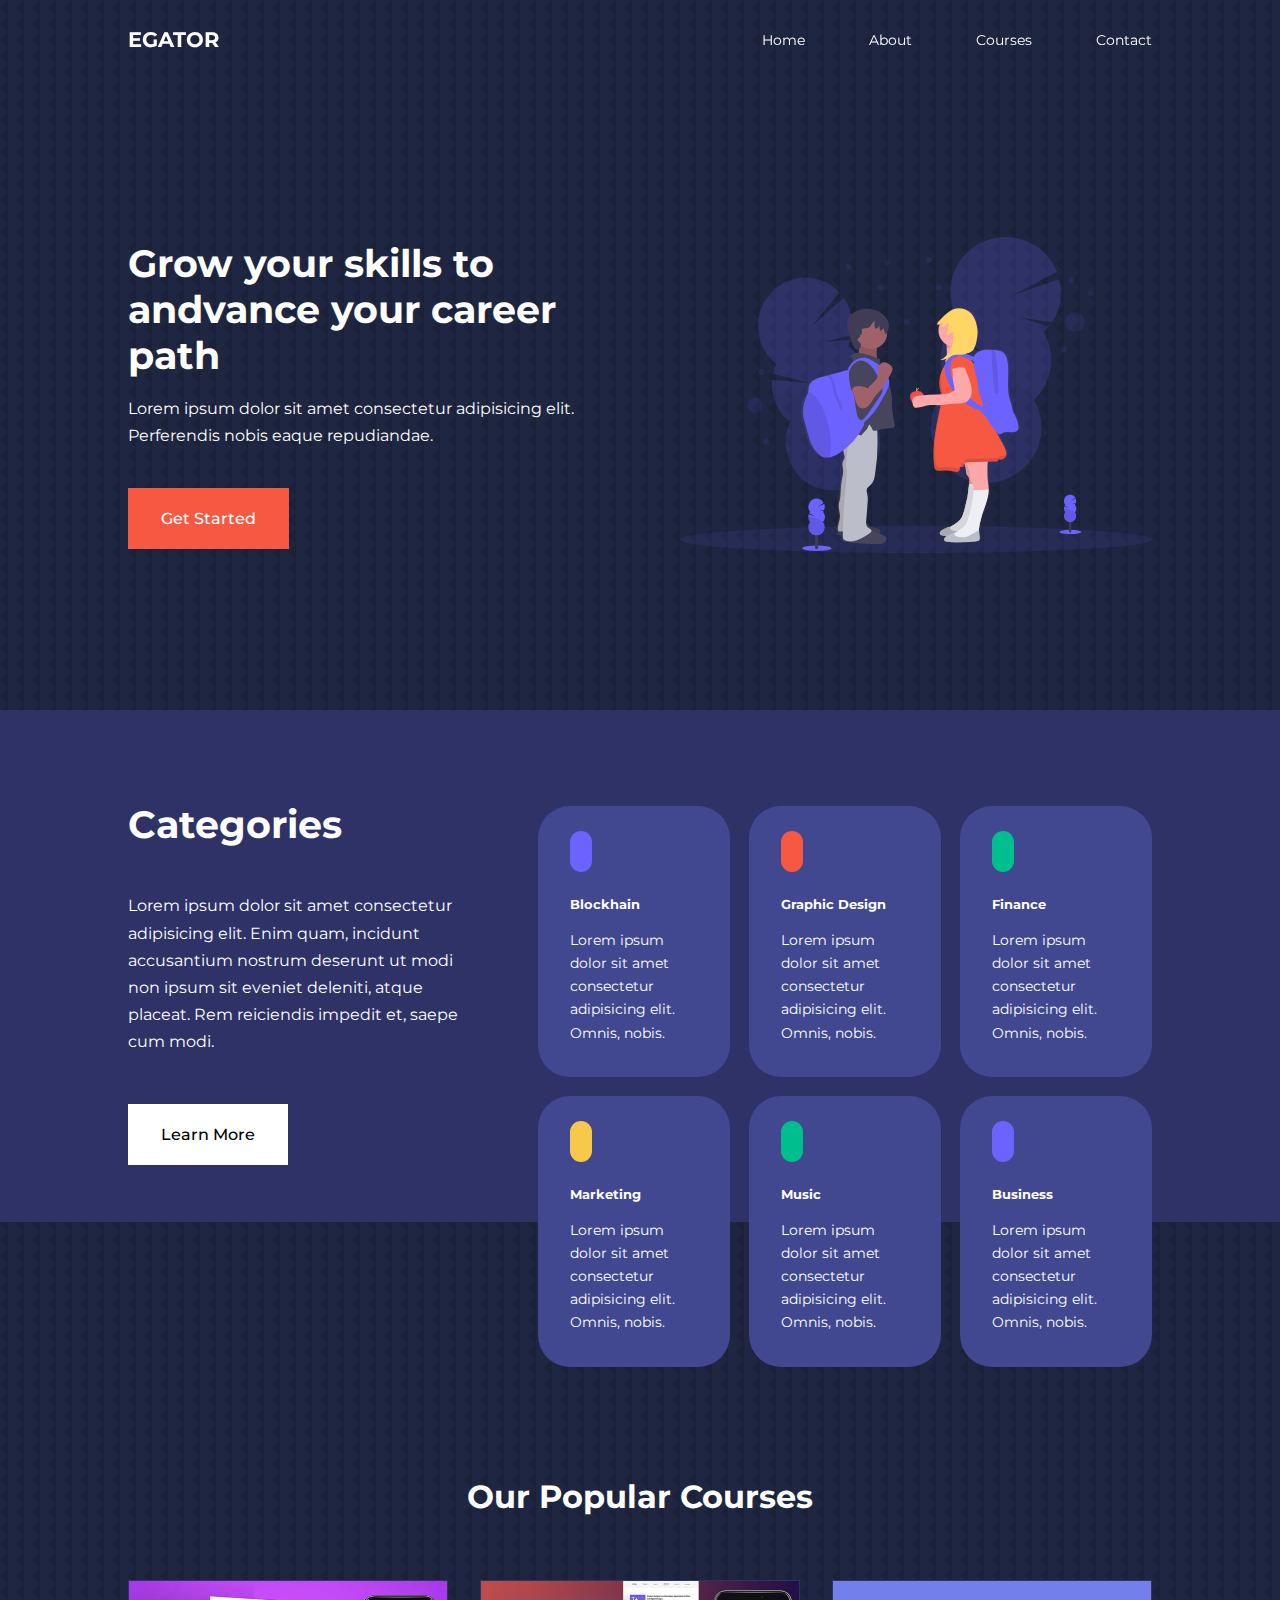
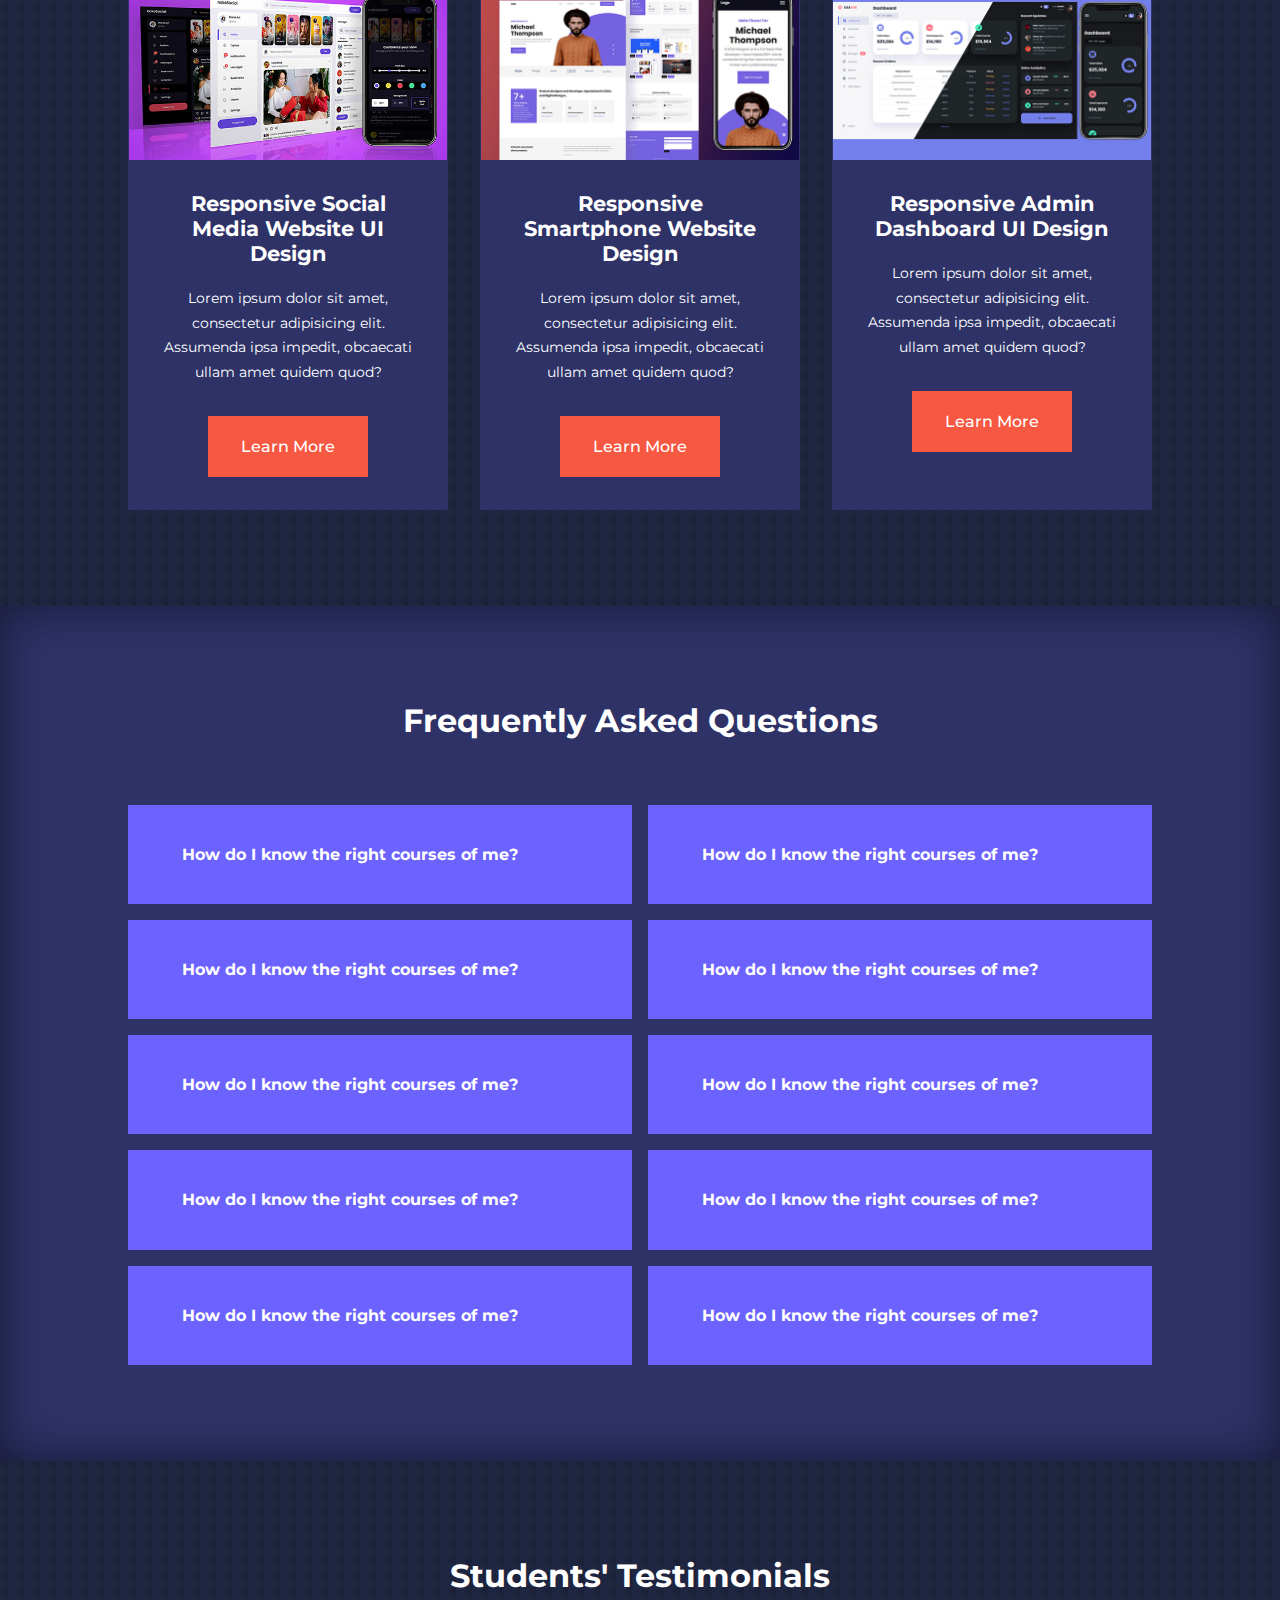
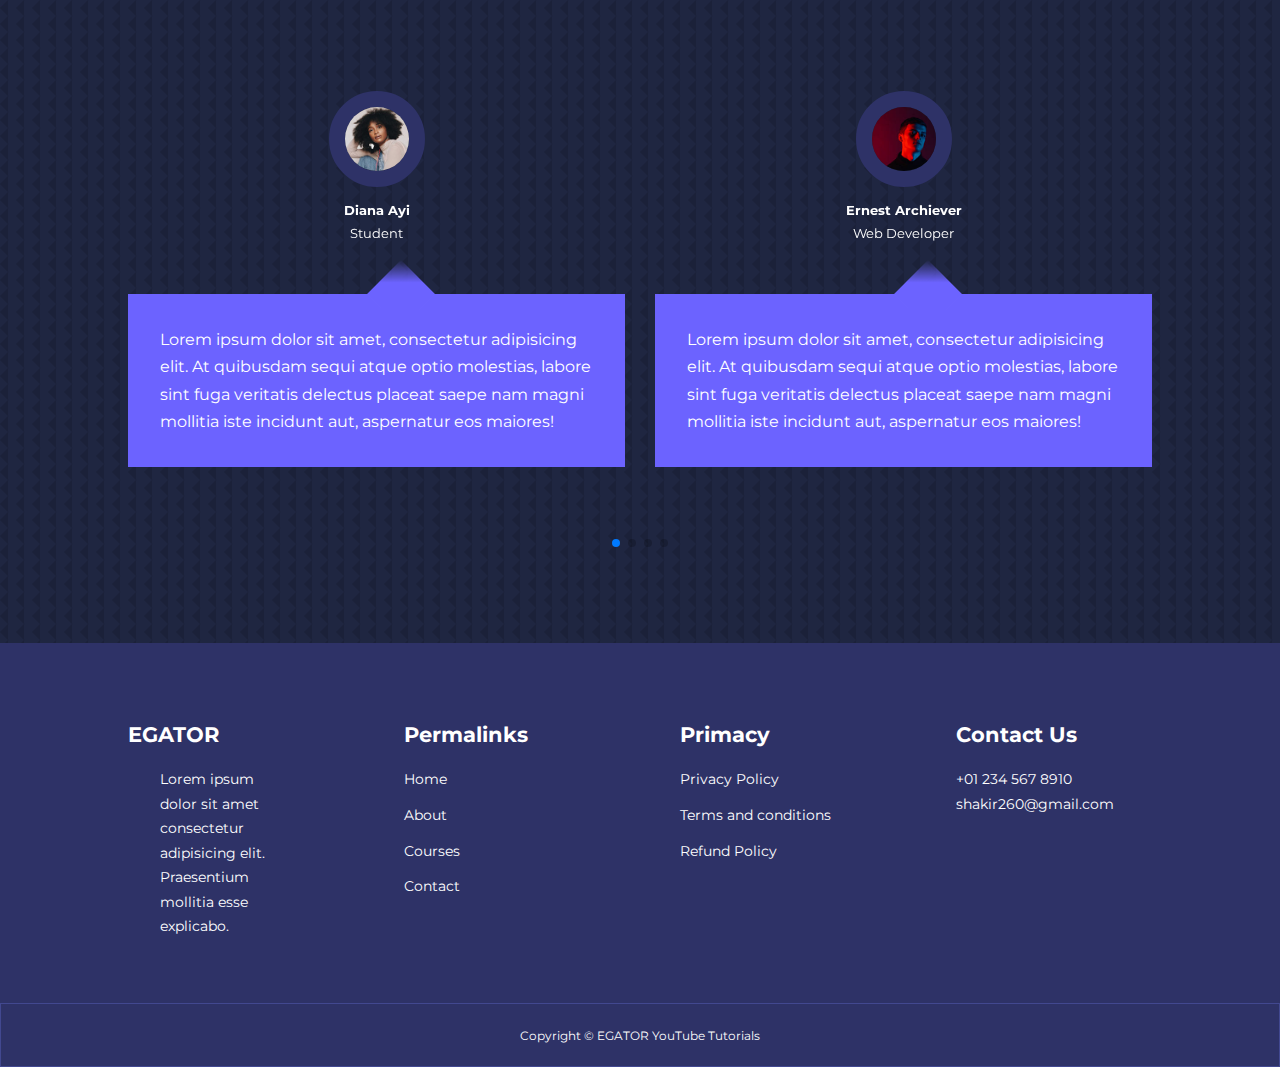
<file: index.html>
<!DOCTYPE html>
<html lang="en">

<head>
  <meta charset="UTF-8" />
  <meta name="viewport" content="width=device-width, initial-scale=1.0" />
  <title>
    Responsive Multipage Education Website Using HTML, CSS & JavaScript
  </title>
  <!-- Iconscout CDN -->
  <link rel="stylesheet" href="https://unicons.iconscout.com/release/v4.0.8/css/line.css" />
  <!-- Google Fonts -->
  <link rel="preconnect" href="https://fonts.googleapis.com" />
  <link rel="preconnect" href="https://fonts.gstatic.com" crossorigin />
  <link href="https://fonts.googleapis.com/css2?family=Montserrat:wght@300;400;500;600;700;800;900&display=swap"
    rel="stylesheet" />
  <!-- SWIPER JS -->
  <link rel="stylesheet" href="https://cdn.jsdelivr.net/npm/swiper@11/swiper-bundle.min.css" />
  <link rel="stylesheet" href="./css/style.css" />
  <style>
    body {
      background-image: url("./images/bg-texture.png");
    }
  </style>
</head>

<body>
  <nav>
    <div class="container nav__container">
      <a href="index.html">
        <h4>EGATOR</h4>
      </a>
      <ul class="nav__menu">
        <li><a href="index.html">Home</a></li>
        <li><a href="about.html">About</a></li>
        <li><a href="courses.html">Courses</a></li>
        <li><a href="contact.html">Contact</a></li>
      </ul>
      <button id="open-menu-btn"><i class="uil uil-bars"></i></button>
      <button id="close-menu-btn"><i class="uil uil-multiply"></i></button>
    </div>
  </nav>

  <header>
    <div class="container header__container">
      <div class="header__left">
        <h1>Grow your skills to andvance your career path</h1>
        <p>
          Lorem ipsum dolor sit amet consectetur adipisicing elit. Perferendis
          nobis eaque repudiandae.
        </p>
        <a href="courses.html" class="btn btn-primary">Get Started</a>
      </div>

      <div class="header__right">
        <div class="header__right-image">
          <img src="./images/header.svg" />
        </div>
      </div>
    </div>
  </header>

  <section class="categories">
    <div class="container categories__container">
      <div class="categories__left">
        <h1>Categories</h1>
        <p>
          Lorem ipsum dolor sit amet consectetur adipisicing elit. Enim quam,
          incidunt accusantium nostrum deserunt ut modi non ipsum sit eveniet
          deleniti, atque placeat. Rem reiciendis impedit et, saepe cum modi.
        </p>
        <a href="#" class="btn">Learn More</a>
      </div>

      <div class="categories__right">
        <article class="category">
          <span class="category__icon"><i class="uil uil-bitcoin-circle"></i></span>
          <h5>Blockhain</h5>
          <p>
            Lorem ipsum dolor sit amet consectetur adipisicing elit. Omnis,
            nobis.
          </p>
        </article>
        <article class="category">
          <span class="category__icon"><i class="uil uil-palette"></i></span>
          <h5>Graphic Design</h5>
          <p>
            Lorem ipsum dolor sit amet consectetur adipisicing elit. Omnis,
            nobis.
          </p>
        </article>
        <article class="category">
          <span class="category__icon"><i class="uil uil-usd-circle"></i></span>
          <h5>Finance</h5>
          <p>
            Lorem ipsum dolor sit amet consectetur adipisicing elit. Omnis,
            nobis.
          </p>
        </article>
        <article class="category">
          <span class="category__icon"><i class="uil uil-megaphone"></i></span>
          <h5>Marketing</h5>
          <p>
            Lorem ipsum dolor sit amet consectetur adipisicing elit. Omnis,
            nobis.
          </p>
        </article>
        <article class="category">
          <span class="category__icon"><i class="uil uil-music-note"></i></span>
          <h5>Music</h5>
          <p>
            Lorem ipsum dolor sit amet consectetur adipisicing elit. Omnis,
            nobis.
          </p>
        </article>
        <article class="category">
          <span class="category__icon"><i class="uil uil-briefcase"></i></span>
          <h5>Business</h5>
          <p>
            Lorem ipsum dolor sit amet consectetur adipisicing elit. Omnis,
            nobis.
          </p>
        </article>
      </div>
    </div>
  </section>

  <section class="courses">
    <h2>Our Popular Courses</h2>
    <div class="container courses__container">
      <article class="course">
        <div class="course__image">
          <img src="./images/course1.jpg" alt="">
        </div>
        <div class="course__info">
          <h4>Responsive Social Media Website UI Design</h4>
          <p>Lorem ipsum dolor sit amet, consectetur adipisicing elit. Assumenda ipsa impedit, obcaecati ullam amet
            quidem
            quod?</p>
          <a href="courses.html" class="btn btn-primary">Learn More</a>
        </div>
      </article>
      <article class="course">
        <div class="course__image">
          <img src="./images/course2.jpg" alt="">
        </div>
        <div class="course__info">
          <h4>Responsive Smartphone Website Design</h4>
          <p>Lorem ipsum dolor sit amet, consectetur adipisicing elit. Assumenda ipsa impedit, obcaecati ullam amet
            quidem quod?</p>
          <a href="courses.html" class="btn btn-primary">Learn More</a>
        </div>
      </article>

      <article class="course">
        <div class="course__image">
          <img src="./images/course3.jpg" alt="">
        </div>
        <div class="course__info">
          <h4>Responsive Admin Dashboard UI Design</h4>
          <p>Lorem ipsum dolor sit amet, consectetur adipisicing elit. Assumenda ipsa impedit, obcaecati ullam amet
            quidem quod?</p>
          <a href="courses.html" class="btn btn-primary">Learn More</a>
        </div>
      </article>
    </div>
  </section>

  <!-- *FAQS  -->
  <section class="faqs">
    <h2>Frequently Asked Questions</h2>
    <div class="container faqs__container">
      <article class="faq">
        <div class="faq__icon"><i class="uil uil-plus"></i></div>
        <div class="question__answer">
          <h4>How do I know the right courses of me?</h4>
          <p>
            Lorem ipsum, dolor sit amet consectetur adipisicing elit. Saepe nobis nesciunt atque reprehenderit soluta
            dolorum itaque tenetur, autem possimus excepturi expedita unde quas eos consequuntur aperiam fugiat quia
            esse quos?
          </p>
        </div>
      </article>

      <article class="faq">
        <div class="faq__icon"><i class="uil uil-plus"></i></div>
        <div class="question__answer">
          <h4>How do I know the right courses of me?</h4>
          <p>
            Lorem ipsum, dolor sit amet consectetur adipisicing elit. Saepe nobis nesciunt atque reprehenderit soluta
            dolorum itaque tenetur, autem possimus excepturi expedita unde quas eos consequuntur aperiam fugiat quia
            esse quos?
          </p>
        </div>
      </article>

      <article class="faq">
        <div class="faq__icon"><i class="uil uil-plus"></i></div>
        <div class="question__answer">
          <h4>How do I know the right courses of me?</h4>
          <p>
            Lorem ipsum, dolor sit amet consectetur adipisicing elit. Saepe nobis nesciunt atque reprehenderit soluta
            dolorum itaque tenetur, autem possimus excepturi expedita unde quas eos consequuntur aperiam fugiat quia
            esse quos?
          </p>
        </div>
      </article>

      <article class="faq">
        <div class="faq__icon"><i class="uil uil-plus"></i></div>
        <div class="question__answer">
          <h4>How do I know the right courses of me?</h4>
          <p>
            Lorem ipsum, dolor sit amet consectetur adipisicing elit. Saepe nobis nesciunt atque reprehenderit soluta
            dolorum itaque tenetur, autem possimus excepturi expedita unde quas eos consequuntur aperiam fugiat quia
            esse quos?
          </p>
        </div>
      </article>

      <article class="faq">
        <div class="faq__icon"><i class="uil uil-plus"></i></div>
        <div class="question__answer">
          <h4>How do I know the right courses of me?</h4>
          <p>
            Lorem ipsum, dolor sit amet consectetur adipisicing elit. Saepe nobis nesciunt atque reprehenderit soluta
            dolorum itaque tenetur, autem possimus excepturi expedita unde quas eos consequuntur aperiam fugiat quia
            esse quos?
          </p>
        </div>
      </article>

      <article class="faq">
        <div class="faq__icon"><i class="uil uil-plus"></i></div>
        <div class="question__answer">
          <h4>How do I know the right courses of me?</h4>
          <p>
            Lorem ipsum, dolor sit amet consectetur adipisicing elit. Saepe nobis nesciunt atque reprehenderit soluta
            dolorum itaque tenetur, autem possimus excepturi expedita unde quas eos consequuntur aperiam fugiat quia
            esse quos?
          </p>
        </div>
      </article>

      <article class="faq">
        <div class="faq__icon"><i class="uil uil-plus"></i></div>
        <div class="question__answer">
          <h4>How do I know the right courses of me?</h4>
          <p>
            Lorem ipsum, dolor sit amet consectetur adipisicing elit. Saepe nobis nesciunt atque reprehenderit soluta
            dolorum itaque tenetur, autem possimus excepturi expedita unde quas eos consequuntur aperiam fugiat quia
            esse quos?
          </p>
        </div>
      </article>

      <article class="faq">
        <div class="faq__icon"><i class="uil uil-plus"></i></div>
        <div class="question__answer">
          <h4>How do I know the right courses of me?</h4>
          <p>
            Lorem ipsum, dolor sit amet consectetur adipisicing elit. Saepe nobis nesciunt atque reprehenderit soluta
            dolorum itaque tenetur, autem possimus excepturi expedita unde quas eos consequuntur aperiam fugiat quia
            esse quos?
          </p>
        </div>
      </article>

      <article class="faq">
        <div class="faq__icon"><i class="uil uil-plus"></i></div>
        <div class="question__answer">
          <h4>How do I know the right courses of me?</h4>
          <p>
            Lorem ipsum, dolor sit amet consectetur adipisicing elit. Saepe nobis nesciunt atque reprehenderit soluta
            dolorum itaque tenetur, autem possimus excepturi expedita unde quas eos consequuntur aperiam fugiat quia
            esse quos?
          </p>
        </div>
      </article>

      <article class="faq">
        <div class="faq__icon"><i class="uil uil-plus"></i></div>
        <div class="question__answer">
          <h4>How do I know the right courses of me?</h4>
          <p>
            Lorem ipsum, dolor sit amet consectetur adipisicing elit. Saepe nobis nesciunt atque reprehenderit soluta
            dolorum itaque tenetur, autem possimus excepturi expedita unde quas eos consequuntur aperiam fugiat quia
            esse quos?
          </p>
        </div>
      </article>
    </div>
  </section>

  <section class="container testimonials_container mySwiper">
    <h2>Students' Testimonials</h2>
    <div class="swiper-wrapper">
      <article class="testimonial swiper-slide">
        <div class="avatar">
          <img src="./images/avatar1.jpg" alt="">
        </div>
        <div class="testimonial_info">
          <h5>Diana Ayi</h5>
          <small>Student</small>
        </div>
        <div class="testimonial_body">
          <p>Lorem ipsum dolor sit amet, consectetur adipisicing elit. At quibusdam sequi atque optio molestias, labore
            sint fuga veritatis delectus placeat saepe nam magni mollitia iste incidunt aut, aspernatur eos maiores!</p>
        </div>
      </article>

      <article class="testimonial swiper-slide">
        <div class="avatar">
          <img src="./images/avatar2.jpg" alt="">
        </div>
        <div class="testimonial_info">
          <h5>Ernest Archiever</h5>
          <small>Web Developer</small>
        </div>
        <div class="testimonial_body">
          <p>Lorem ipsum dolor sit amet, consectetur adipisicing elit. At quibusdam sequi atque optio molestias, labore
            sint fuga veritatis delectus placeat saepe nam magni mollitia iste incidunt aut, aspernatur eos maiores!</p>
        </div>
      </article>

      <article class="testimonial swiper-slide">
        <div class="avatar">
          <img src="./images/avatar3.jpg" alt="">
        </div>
        <div class="testimonial_info">
          <h5>Edem Quist</h5>
          <small>Student</small>
        </div>
        <div class="testimonial_body">
          <p>Lorem ipsum dolor sit amet, consectetur adipisicing elit. At quibusdam sequi atque optio molestias, labore
            sint fuga veritatis delectus placeat saepe nam magni mollitia iste incidunt aut, aspernatur eos maiores!</p>
        </div>
      </article>

      <article class="testimonial swiper-slide">
        <div class="avatar">
          <img src="./images/avatar4.jpg" alt="">
        </div>
        <div class="testimonial_info">
          <h5>Hajia Bintu</h5>
          <small>Student</small>
        </div>
        <div class="testimonial_body">
          <p>Lorem ipsum dolor sit amet, consectetur adipisicing elit. At quibusdam sequi atque optio molestias, labore
            sint fuga veritatis delectus placeat saepe nam magni mollitia iste incidunt aut, aspernatur eos maiores!</p>
        </div>
      </article>

      <article class="testimonial swiper-slide">
        <div class="avatar">
          <img src="./images/avatar5.jpg" alt="">
        </div>
        <div class="testimonial_info">
          <h5>Jane Doe</h5>
          <small>Student</small>
        </div>
        <div class="testimonial_body">
          <p>Lorem ipsum dolor sit amet, consectetur adipisicing elit. At quibusdam sequi atque optio molestias, labore
            sint fuga veritatis delectus placeat saepe nam magni mollitia iste incidunt aut, aspernatur eos maiores!</p>
        </div>
      </article>
    </div>
    <div class="swiper-pagination"></div>
  </section>
  <footer>
    <div class="container footer__container">
      <div class="footer__1">
        <a href="index.html" class="footer__logo">
          <h4>EGATOR</h4>
        </a>
        <p>Lorem ipsum dolor sit amet consectetur adipisicing elit. Praesentium mollitia esse explicabo.</p>
      </div>


      <div class="footer__2">
        <h4>Permalinks</h4>
        <ul class="permalinks">
          <li><a href="index.html">Home</a></li>
          <li><a href="about.html">About</a></li>
          <li><a href="courses.html">Courses</a></li>
          <li><a href="contact.html">Contact</a></li>
        </ul>
      </div>

      <div class="footer__3">
        <h4>Primacy</h4>
        <ul class="privacy">
          <li><a href="#">Privacy Policy</a></li>
          <li><a href="#">Terms and conditions</a></li>
          <li><a href="#">Refund Policy</a></li>
        </ul>
      </div>

      <div class="footer__4">
        <h4>Contact Us</h4>
        <div>
          <p>+01 234 567 8910</p>
          <p>shakir260@gmail.com</p>
        </div>
        <ul class="footer__socials">
          <li><a href="#"><i class="uil uil-facebook-f"></i></a></li>
          <li><a href="#"><i class="uil uil-instagram-alt"></i></a></li>
          <li><a href="#"><i class="uil uil-twitter"></i></a></li>
          <li><a href="#"><i class="uil uil-linkedin-alt"></i></a></li>
        </ul>
      </div>
    </div>
    <div class="footer__copyright">
      <small>Copyright &copy; EGATOR YouTube Tutorials</small>
    </div>
  </footer>


  <script src="https://cdn.jsdelivr.net/npm/swiper@11/swiper-bundle.min.js"></script>
  <script src="./main.js"></script>

  <script>
    var swiper = new Swiper(".mySwiper", {
      slidesPerView: 1,
      spaceBetween: 30,
      pagination: {
        el: ".swiper-pagination",
        clickable: true,
      },
      //when window width is >= 600px
      breakpoints: {
        600: {
          slidesPerView: 2,
        },
      },
    });
  </script>
</body>

</html>
</file>
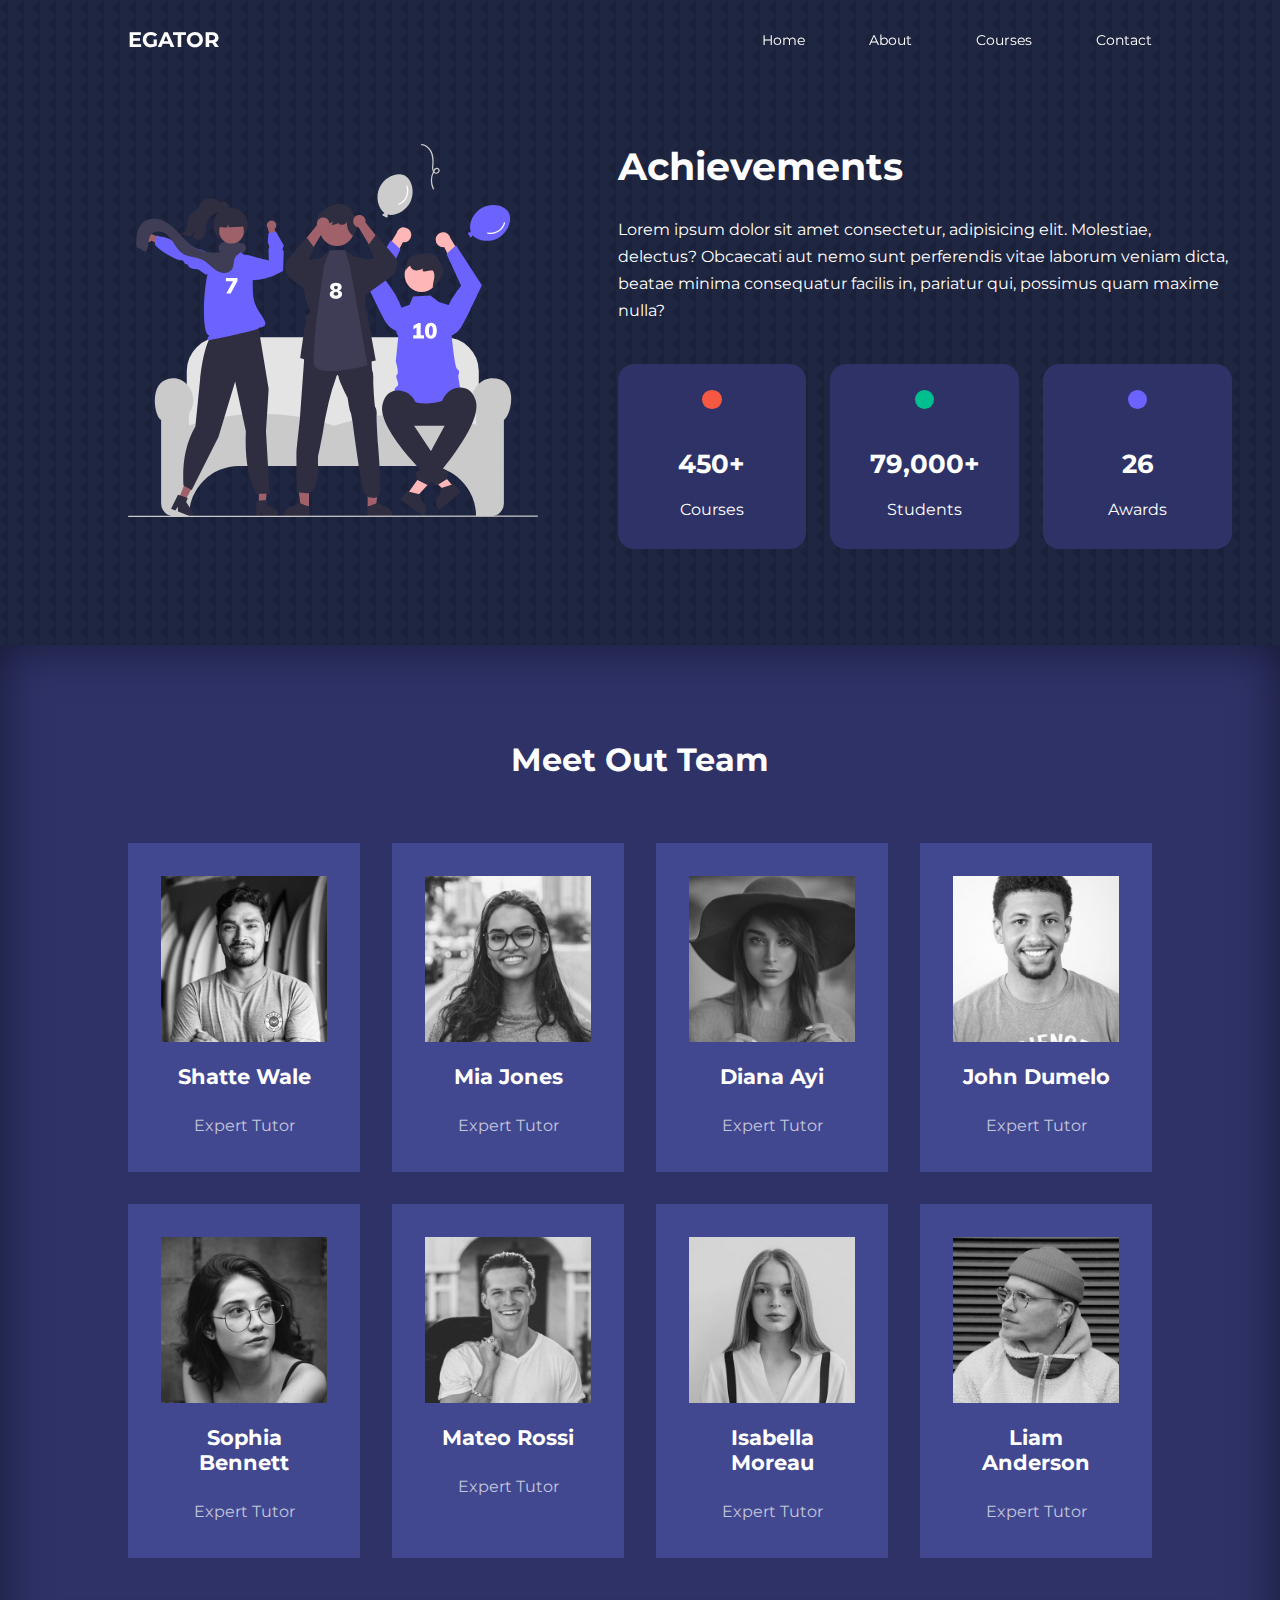
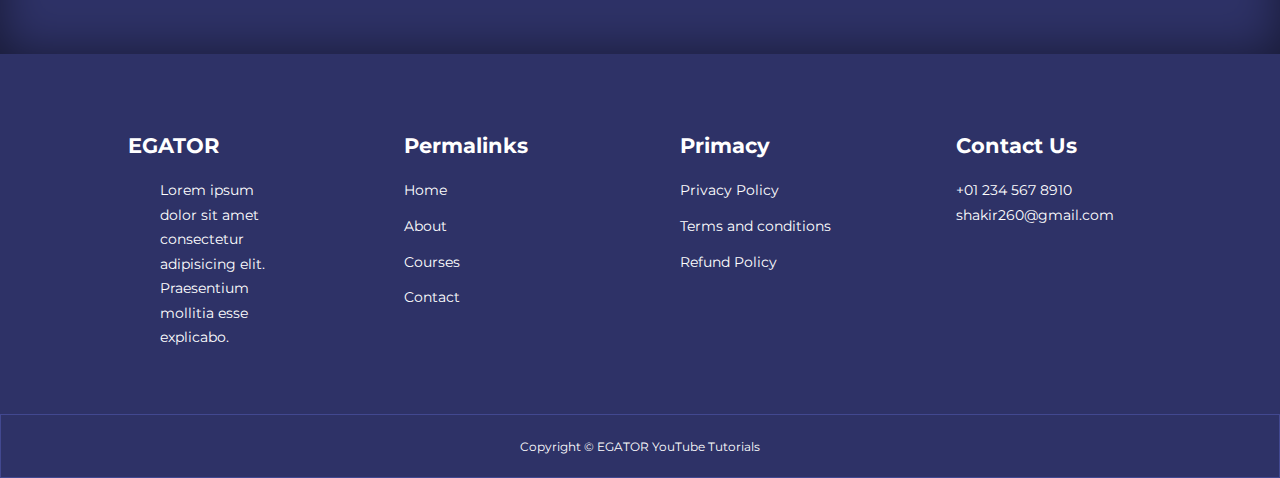
<file: about.html>
<!DOCTYPE html>
<html lang="en">

<head>
    <meta charset="UTF-8" />
    <meta name="viewport" content="width=device-width, initial-scale=1.0" />
    <title>
        Responsive Multipage Education Website Using HTML, CSS & JavaScript
    </title>
    <!-- Iconscout CDN -->
    <link rel="stylesheet" href="https://unicons.iconscout.com/release/v4.0.8/css/line.css" />
    <!-- Google Fonts -->
    <link rel="preconnect" href="https://fonts.googleapis.com" />
    <link rel="preconnect" href="https://fonts.gstatic.com" crossorigin />
    <link href="https://fonts.googleapis.com/css2?family=Montserrat:wght@300;400;500;600;700;800;900&display=swap"
        rel="stylesheet" />
    <!-- SWIPER JS -->
    <link rel="stylesheet" href="https://cdn.jsdelivr.net/npm/swiper@11/swiper-bundle.min.css" />
    <link rel="stylesheet" href="./css/style.css" />
    <link rel="stylesheet" href="./css/about.css">
    <style>
        body {
            background-image: url("./images/bg-texture.png");
        }
    </style>
</head>

<body>
    <nav>
        <div class="container nav__container">
            <a href="index.html">
                <h4>EGATOR</h4>
            </a>
            <ul class="nav__menu">
                <li><a href="index.html">Home</a></li>
                <li><a href="about.html">About</a></li>
                <li><a href="courses.html">Courses</a></li>
                <li><a href="contact.html">Contact</a></li>
            </ul>
            <button id="open-menu-btn"><i class="uil uil-bars"></i></button>
            <button id="close-menu-btn"><i class="uil uil-multiply"></i></button>
        </div>
    </nav>

    <section class="about__achievements">
        <div class="container about__achievements-container">
            <div class="about__achievements-left">
                <img src="./images/about achievements.svg">
            </div>
            <div class="about__achievements-right">
                <h1>Achievements</h1>
                <p>Lorem ipsum dolor sit amet consectetur, adipisicing elit. Molestiae, delectus? Obcaecati aut nemo
                    sunt perferendis vitae laborum veniam dicta, beatae minima consequatur facilis in, pariatur qui,
                    possimus quam maxime nulla?</p>
                <div class="achievements__cards">
                    <article class="achievement__card">
                        <span class="achievement__icon">
                            <i class="uil uil-video"></i>
                        </span>
                        <h3>450+</h3>
                        <p>Courses</p>
                    </article>
                    <article class="achievement__card">
                        <span class="achievement__icon">
                            <i class="uil uil-users-alt"></i>
                        </span>
                        <h3>79,000+</h3>
                        <p>Students</p>
                    </article>
                    <article class="achievement__card">
                        <span class="achievement__icon">
                            <i class="uil uil-trophy"></i>
                        </span>
                        <h3>26</h3>
                        <p>Awards</p>
                    </article>
                </div>
            </div>
        </div>
    </section>

    <section class="team">
        <h2>Meet Out Team</h2>
        <div class="container team__container">
            <article class="team__member">
                <div class="team__member-image">
                    <img src="./images/tm1.jpg">
                </div>
                <div class="team__member-info">
                    <h4>Shatte Wale</h4>
                    <p>Expert Tutor</p>
                </div>
                <div class="team__member-socials">
                    <a href="https://instagram.com" target="_blank"><i class="uil uil-instagram"></i></a>
                    <a href="https://twitter.com" target="_blank"><i class="uil uil-twitter-alt"></i></a>
                    <a href="https://linkedin.com" target="_blank"><i class="uil uil-linkedin-alt"></i></a>
                </div>
            </article>
            <article class="team__member">
                <div class="team__member-image">
                    <img src="./images/tm2.jpg">
                </div>
                <div class="team__member-info">
                    <h4>Mia Jones</h4>
                    <p>Expert Tutor</p>
                </div>
                <div class="team__member-socials">
                    <a href="https://instagram.com" target="_blank"><i class="uil uil-instagram"></i></a>
                    <a href="https://twitter.com" target="_blank"><i class="uil uil-twitter-alt"></i></a>
                    <a href="https://linkedin.com" target="_blank"><i class="uil uil-linkedin-alt"></i></a>
                </div>
            </article>
            <article class="team__member">
                <div class="team__member-image">
                    <img src="./images/tm3.jpg">
                </div>
                <div class="team__member-info">
                    <h4>Diana Ayi</h4>
                    <p>Expert Tutor</p>
                </div>
                <div class="team__member-socials">
                    <a href="https://instagram.com" target="_blank"><i class="uil uil-instagram"></i></a>
                    <a href="https://twitter.com" target="_blank"><i class="uil uil-twitter-alt"></i></a>
                    <a href="https://linkedin.com" target="_blank"><i class="uil uil-linkedin-alt"></i></a>
                </div>
            </article>
            <article class="team__member">
                <div class="team__member-image">
                    <img src="./images/tm4.jpg">
                </div>
                <div class="team__member-info">
                    <h4>John Dumelo</h4>
                    <p>Expert Tutor</p>
                </div>
                <div class="team__member-socials">
                    <a href="https://instagram.com" target="_blank"><i class="uil uil-instagram"></i></a>
                    <a href="https://twitter.com" target="_blank"><i class="uil uil-twitter-alt"></i></a>
                    <a href="https://linkedin.com" target="_blank"><i class="uil uil-linkedin-alt"></i></a>
                </div>
            </article>
            <article class="team__member">
                <div class="team__member-image">
                    <img src="./images/tm5.jpg">
                </div>
                <div class="team__member-info">
                    <h4>Sophia Bennett</h4>
                    <p>Expert Tutor</p>
                </div>
                <div class="team__member-socials">
                    <a href="https://instagram.com" target="_blank"><i class="uil uil-instagram"></i></a>
                    <a href="https://twitter.com" target="_blank"><i class="uil uil-twitter-alt"></i></a>
                    <a href="https://linkedin.com" target="_blank"><i class="uil uil-linkedin-alt"></i></a>
                </div>
            </article>
            <article class="team__member">
                <div class="team__member-image">
                    <img src="./images/tm6.jpg">
                </div>
                <div class="team__member-info">
                    <h4>Mateo Rossi</h4>
                    <p>Expert Tutor</p>
                </div>
                <div class="team__member-socials">
                    <a href="https://instagram.com" target="_blank"><i class="uil uil-instagram"></i></a>
                    <a href="https://twitter.com" target="_blank"><i class="uil uil-twitter-alt"></i></a>
                    <a href="https://linkedin.com" target="_blank"><i class="uil uil-linkedin-alt"></i></a>
                </div>
            </article>
            <article class="team__member">
                <div class="team__member-image">
                    <img src="./images/tm7.jpg">
                </div>
                <div class="team__member-info">
                    <h4>Isabella Moreau</h4>
                    <p>Expert Tutor</p>
                </div>
                <div class="team__member-socials">
                    <a href="https://instagram.com" target="_blank"><i class="uil uil-instagram"></i></a>
                    <a href="https://twitter.com" target="_blank"><i class="uil uil-twitter-alt"></i></a>
                    <a href="https://linkedin.com" target="_blank"><i class="uil uil-linkedin-alt"></i></a>
                </div>
            </article>
            <article class="team__member">
                <div class="team__member-image">
                    <img src="./images/tm8.jpg">
                </div>
                <div class="team__member-info">
                    <h4>Liam Anderson</h4>
                    <p>Expert Tutor</p>
                </div>
                <div class="team__member-socials">
                    <a href="https://instagram.com" target="_blank"><i class="uil uil-instagram"></i></a>
                    <a href="https://twitter.com" target="_blank"><i class="uil uil-twitter-alt"></i></a>
                    <a href="https://linkedin.com" target="_blank"><i class="uil uil-linkedin-alt"></i></a>
                </div>
            </article>
        </div>
    </section>

    <footer>
        <div class="container footer__container">
            <div class="footer__1">
                <a href="index.html" class="footer__logo">
                    <h4>EGATOR</h4>
                </a>
                <p>Lorem ipsum dolor sit amet consectetur adipisicing elit. Praesentium mollitia esse explicabo.</p>
            </div>


            <div class="footer__2">
                <h4>Permalinks</h4>
                <ul class="permalinks">
                    <li><a href="index.html">Home</a></li>
                    <li><a href="about.html">About</a></li>
                    <li><a href="courses.html">Courses</a></li>
                    <li><a href="contact.html">Contact</a></li>
                </ul>
            </div>

            <div class="footer__3">
                <h4>Primacy</h4>
                <ul class="privacy">
                    <li><a href="#">Privacy Policy</a></li>
                    <li><a href="#">Terms and conditions</a></li>
                    <li><a href="#">Refund Policy</a></li>
                </ul>
            </div>

            <div class="footer__4">
                <h4>Contact Us</h4>
                <div>
                    <p>+01 234 567 8910</p>
                    <p>shakir260@gmail.com</p>
                </div>
                <ul class="footer__socials">
                    <li><a href="#"><i class="uil uil-facebook-f"></i></a></li>
                    <li><a href="#"><i class="uil uil-instagram-alt"></i></a></li>
                    <li><a href="#"><i class="uil uil-twitter"></i></a></li>
                    <li><a href="#"><i class="uil uil-linkedin-alt"></i></a></li>
                </ul>
            </div>
        </div>
        <div class="footer__copyright">
            <small>Copyright &copy; EGATOR YouTube Tutorials</small>
        </div>
    </footer>

    <script src="./main.js"></script>
</body>

</html>
</file>
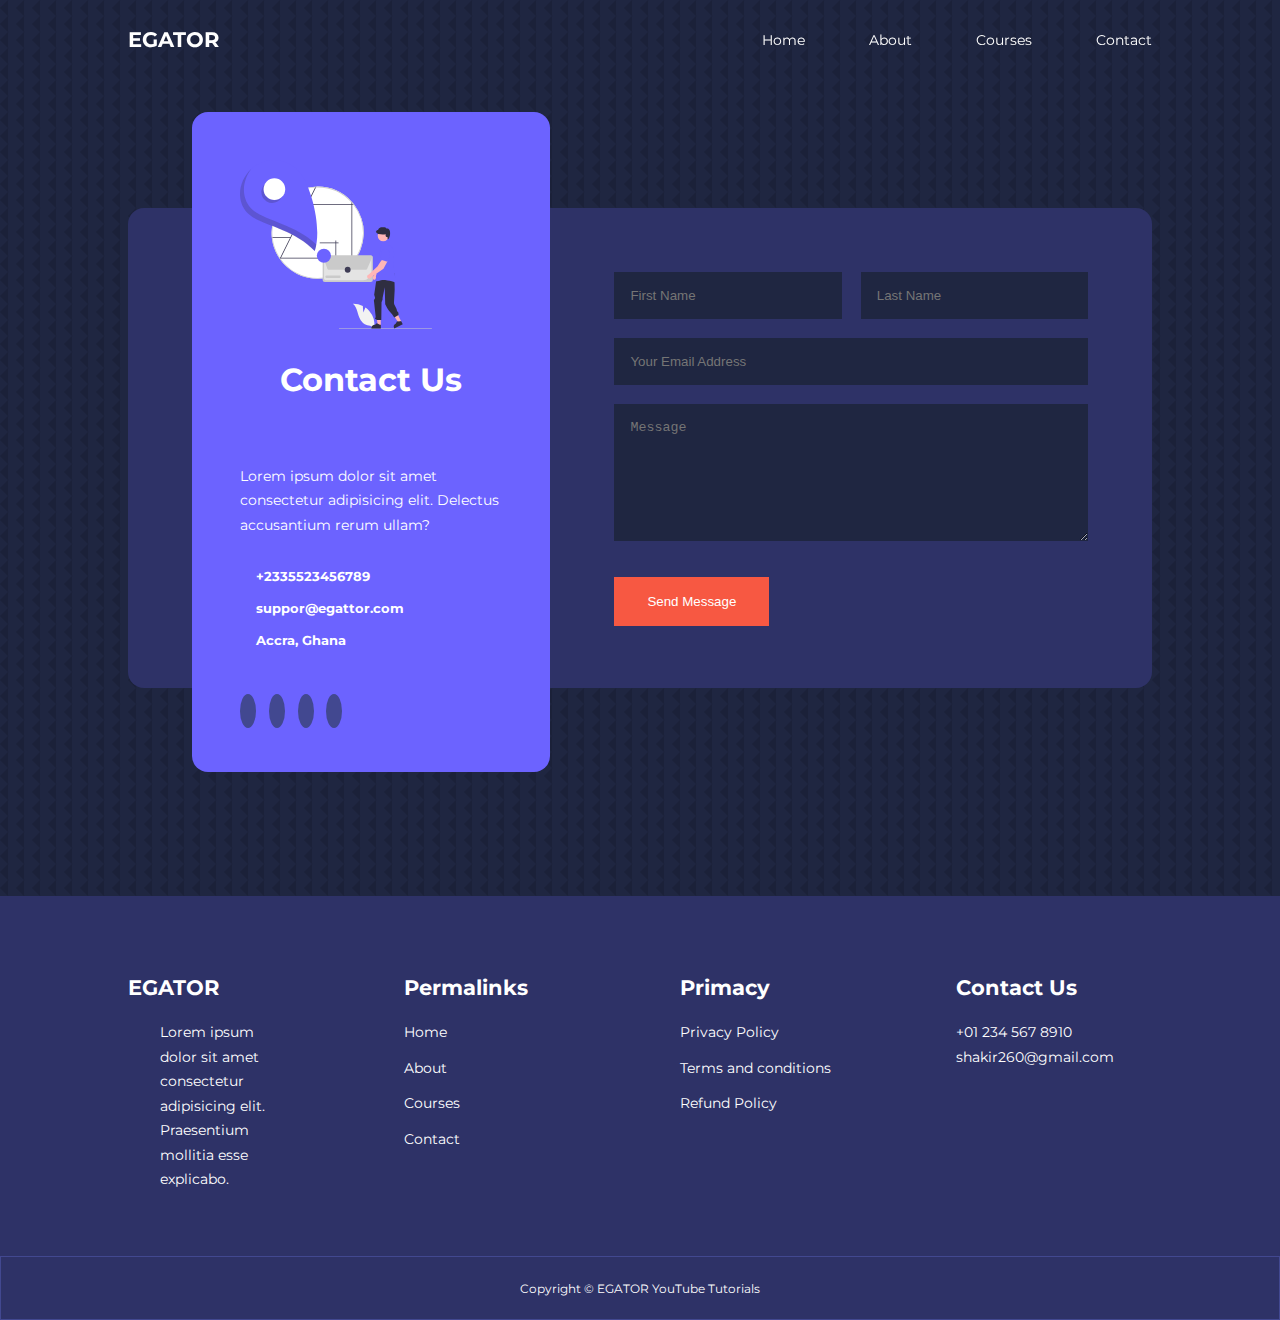
<file: contact.html>
<!DOCTYPE html>
<html lang="en">

<head>
    <meta charset="UTF-8" />
    <meta name="viewport" content="width=device-width, initial-scale=1.0" />
    <title>
        Responsive Multipage Education Website Using HTML, CSS & JavaScript
    </title>
    <!-- Iconscout CDN -->
    <link rel="stylesheet" href="https://unicons.iconscout.com/release/v4.0.8/css/line.css" />
    <!-- Google Fonts -->
    <link rel="preconnect" href="https://fonts.googleapis.com" />
    <link rel="preconnect" href="https://fonts.gstatic.com" crossorigin />
    <link href="https://fonts.googleapis.com/css2?family=Montserrat:wght@300;400;500;600;700;800;900&display=swap"
        rel="stylesheet" />
    <!-- SWIPER JS -->
    <link rel="stylesheet" href="https://cdn.jsdelivr.net/npm/swiper@11/swiper-bundle.min.css" />
    <link rel="stylesheet" href="./css/style.css" />
    <link rel="stylesheet" href="./css/contact.css">
    <style>
        body {
            background-image: url("./images/bg-texture.png");
        }
    </style>
</head>

<body>
    <nav>
        <div class="container nav__container">
            <a href="index.html">
                <h4>EGATOR</h4>
            </a>
            <ul class="nav__menu">
                <li><a href="index.html">Home</a></li>
                <li><a href="about.html">About</a></li>
                <li><a href="courses.html">Courses</a></li>
                <li><a href="contact.html">Contact</a></li>
            </ul>
            <button id="open-menu-btn"><i class="uil uil-bars"></i></button>
            <button id="close-menu-btn"><i class="uil uil-multiply"></i></button>
        </div>
    </nav>

    <section class="contact">
        <div class="container contact__container">
            <aside class="contact__aside">
                <div class="aside__image">
                    <img src="./images/contact.svg">
                </div>
                <h2>Contact Us</h2>
                <p>Lorem ipsum dolor sit amet consectetur adipisicing elit. Delectus accusantium rerum ullam?</p>
                <ul class="contact__details">
                    <li><i class="uil uil-phone-times"></i>
                        <h5>+2335523456789</h5>
                    </li>
                    <li><i class="uil uil-envelope"></i>
                        <h5>suppor@egattor.com</h5>
                    </li>
                    <li><i class="uil uil-location-point"></i>
                        <h5>Accra, Ghana</h5>
                    </li>
                </ul>
                <ul class="contact__socials">
                    <li><a href="https://facebook.com"><i class="uil uil-facebook-f"></i></a></li>
                    <li><a href="https://instagram.com"><i class="uil uil-instagram"></i></a></li>
                    <li><a href="https://twitter.com"><i class="uil uil-twitter"></i></a></li>
                    <li><a href="https://linkedin.com"><i class="uil uil-linkedin-alt"></i></a></li>
                </ul>
            </aside>
            <form action="https://formspree.io/f/mnnzavvz" method="post" class="contact__form">
                <div class="form__name">
                    <input type="text" name="First Name" placeholder="First Name" required>
                    <input type="text" name="Last Name" placeholder="Last Name" required>
                </div>
                <input type="email" name="Email Address" placeholder="Your Email Address" required>
                <textarea name="Message" rows="7" placeholder="Message" required></textarea>
                <button type="submit" class="btn btn-primary">Send Message</button>
            </form>
        </div>
    </section>

    <footer>
        <div class="container footer__container">
            <div class="footer__1">
                <a href="index.html" class="footer__logo">
                    <h4>EGATOR</h4>
                </a>
                <p>Lorem ipsum dolor sit amet consectetur adipisicing elit. Praesentium mollitia esse explicabo.</p>
            </div>


            <div class="footer__2">
                <h4>Permalinks</h4>
                <ul class="permalinks">
                    <li><a href="index.html">Home</a></li>
                    <li><a href="about.html">About</a></li>
                    <li><a href="courses.html">Courses</a></li>
                    <li><a href="contact.html">Contact</a></li>
                </ul>
            </div>

            <div class="footer__3">
                <h4>Primacy</h4>
                <ul class="privacy">
                    <li><a href="#">Privacy Policy</a></li>
                    <li><a href="#">Terms and conditions</a></li>
                    <li><a href="#">Refund Policy</a></li>
                </ul>
            </div>

            <div class="footer__4">
                <h4>Contact Us</h4>
                <div>
                    <p>+01 234 567 8910</p>
                    <p>shakir260@gmail.com</p>
                </div>
                <ul class="footer__socials">
                    <li><a href="#"><i class="uil uil-facebook-f"></i></a></li>
                    <li><a href="#"><i class="uil uil-instagram-alt"></i></a></li>
                    <li><a href="#"><i class="uil uil-twitter"></i></a></li>
                    <li><a href="#"><i class="uil uil-linkedin-alt"></i></a></li>
                </ul>
            </div>
        </div>
        <div class="footer__copyright">
            <small>Copyright &copy; EGATOR YouTube Tutorials</small>
        </div>
    </footer>

    <script src="./main.js"></script>
</body>

</html>
</file>
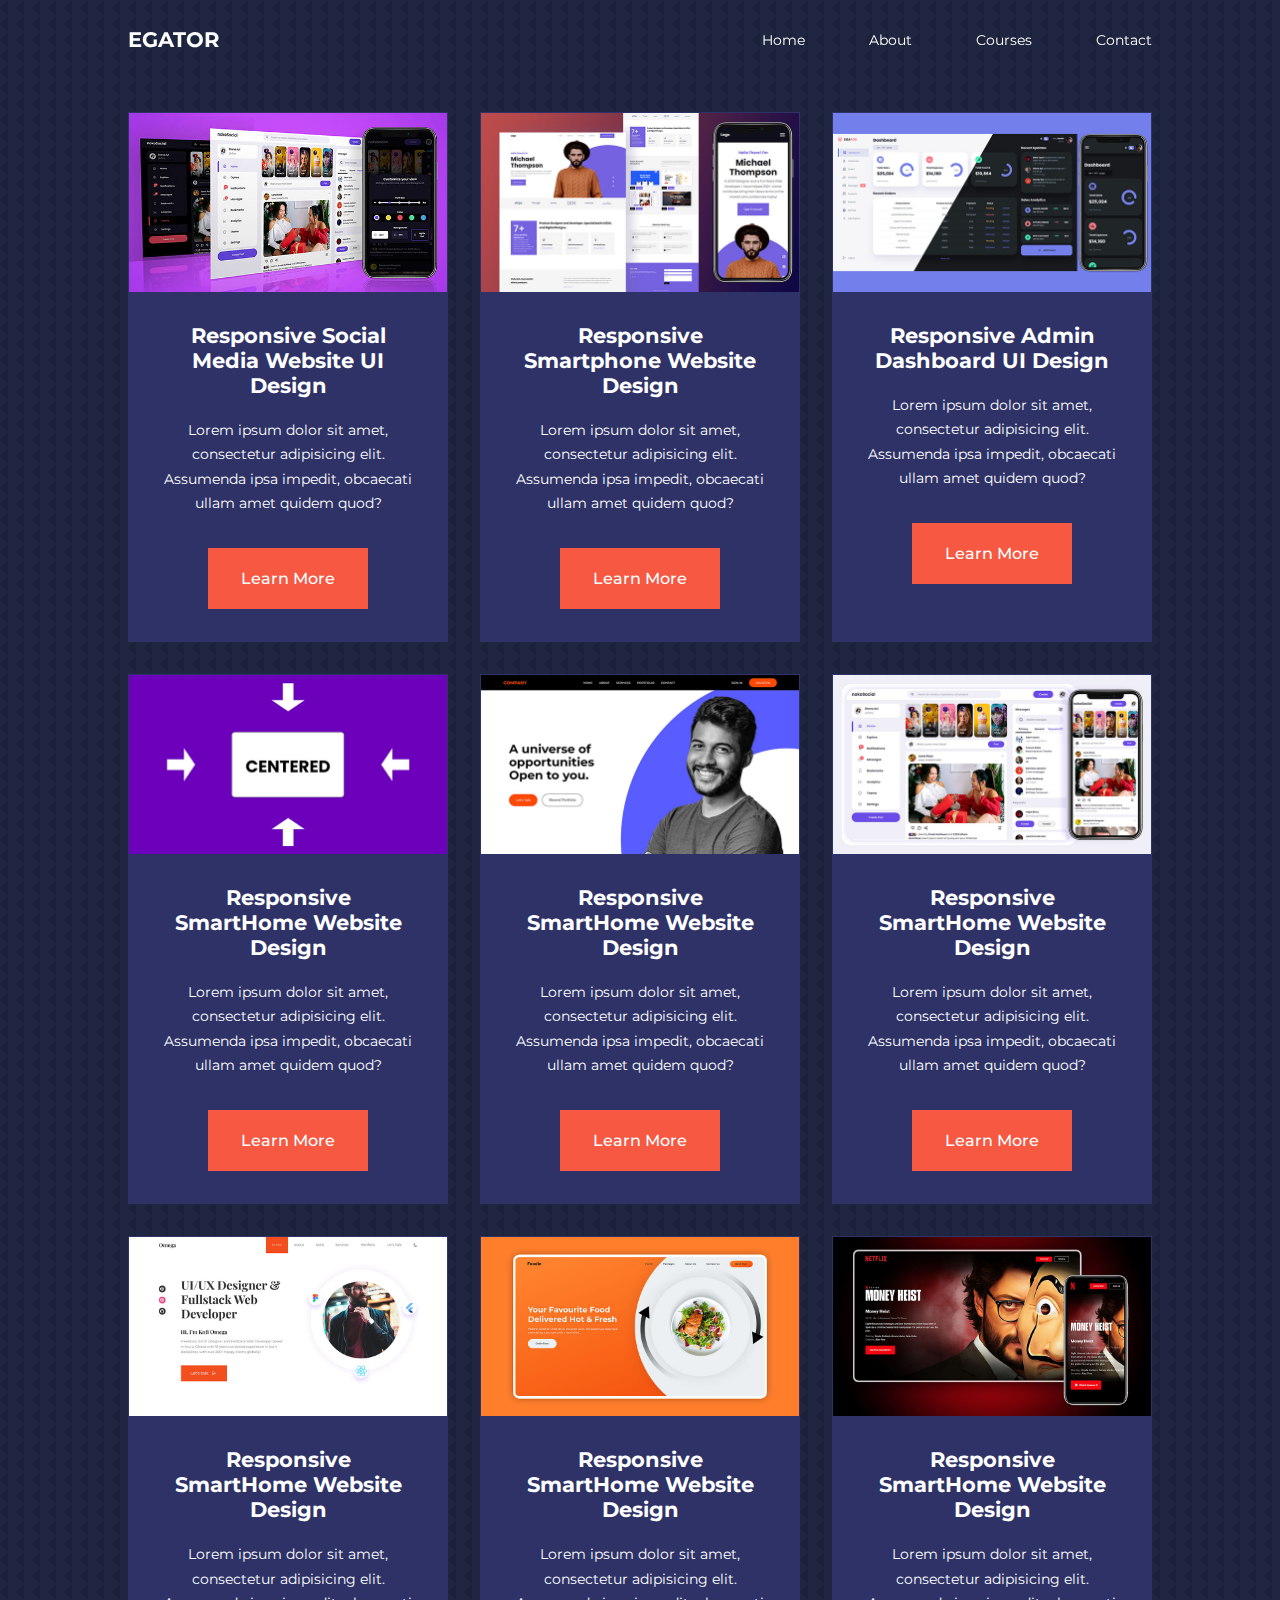
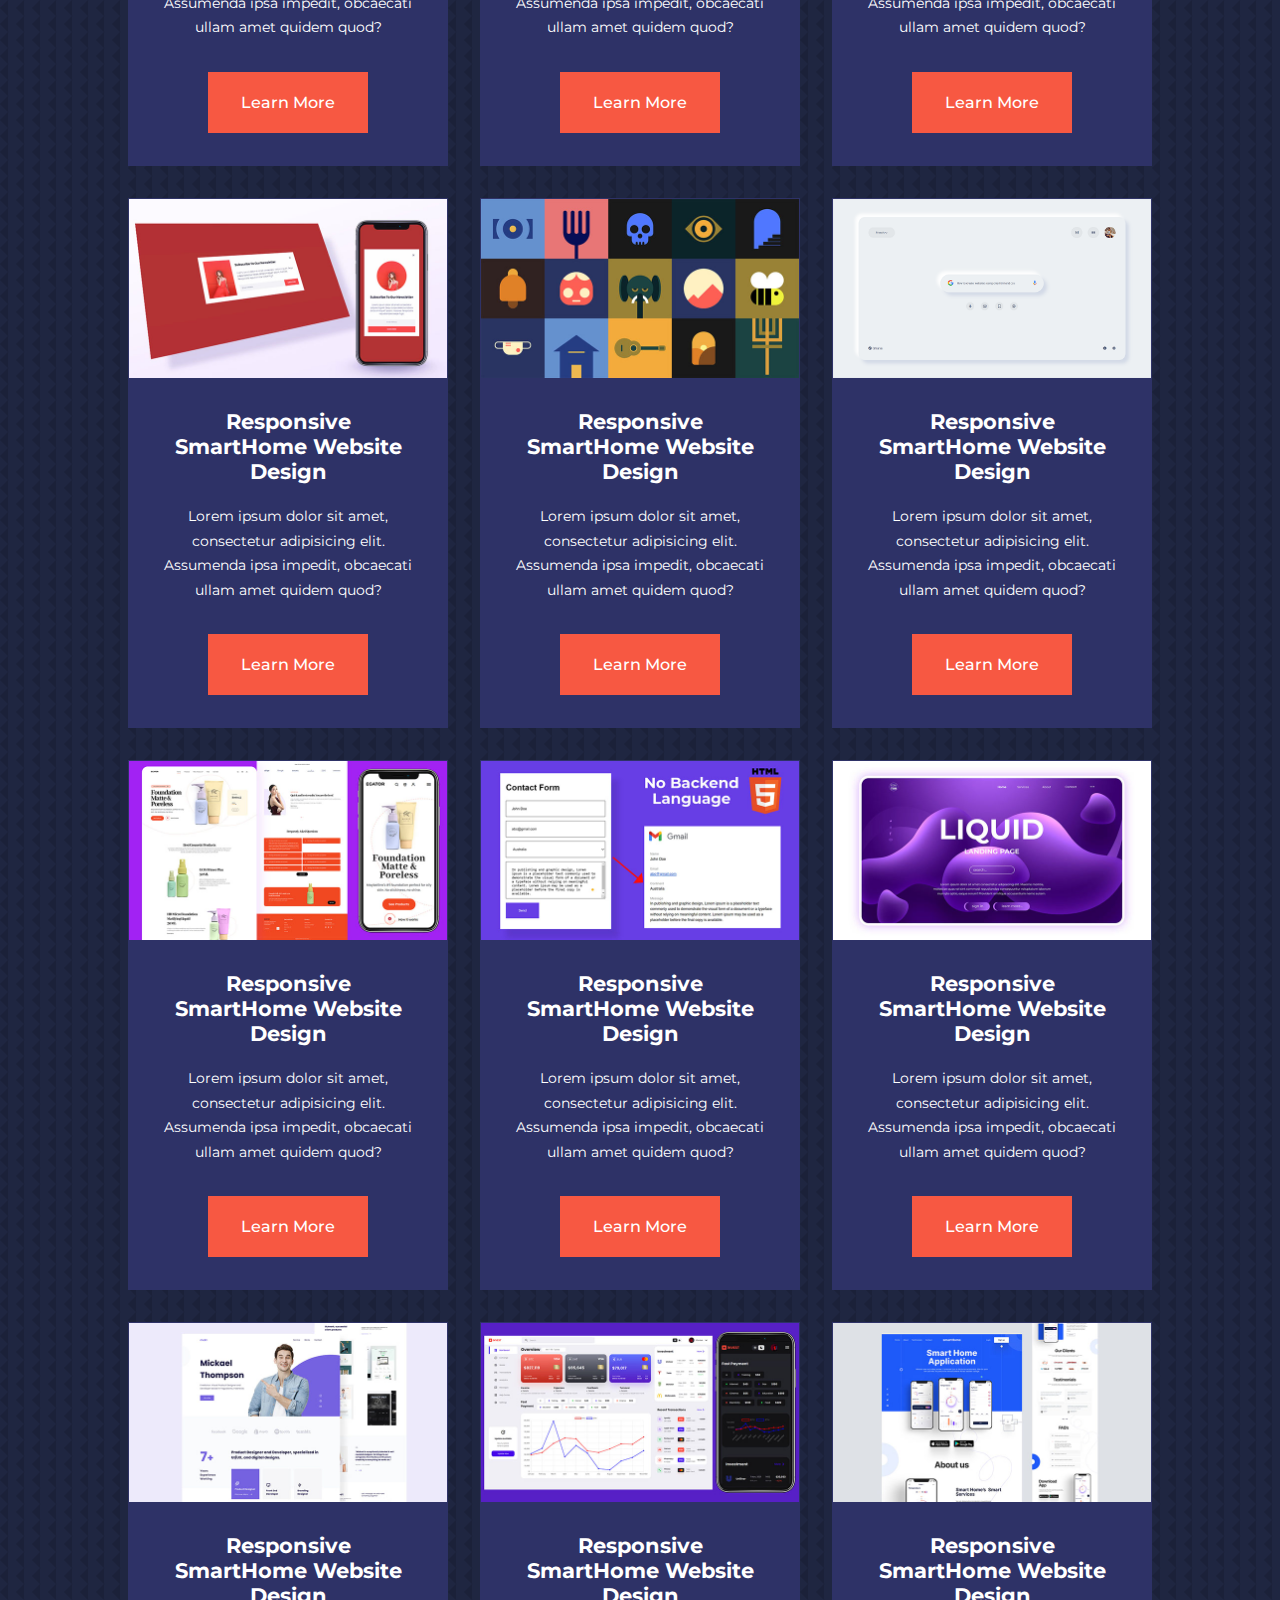
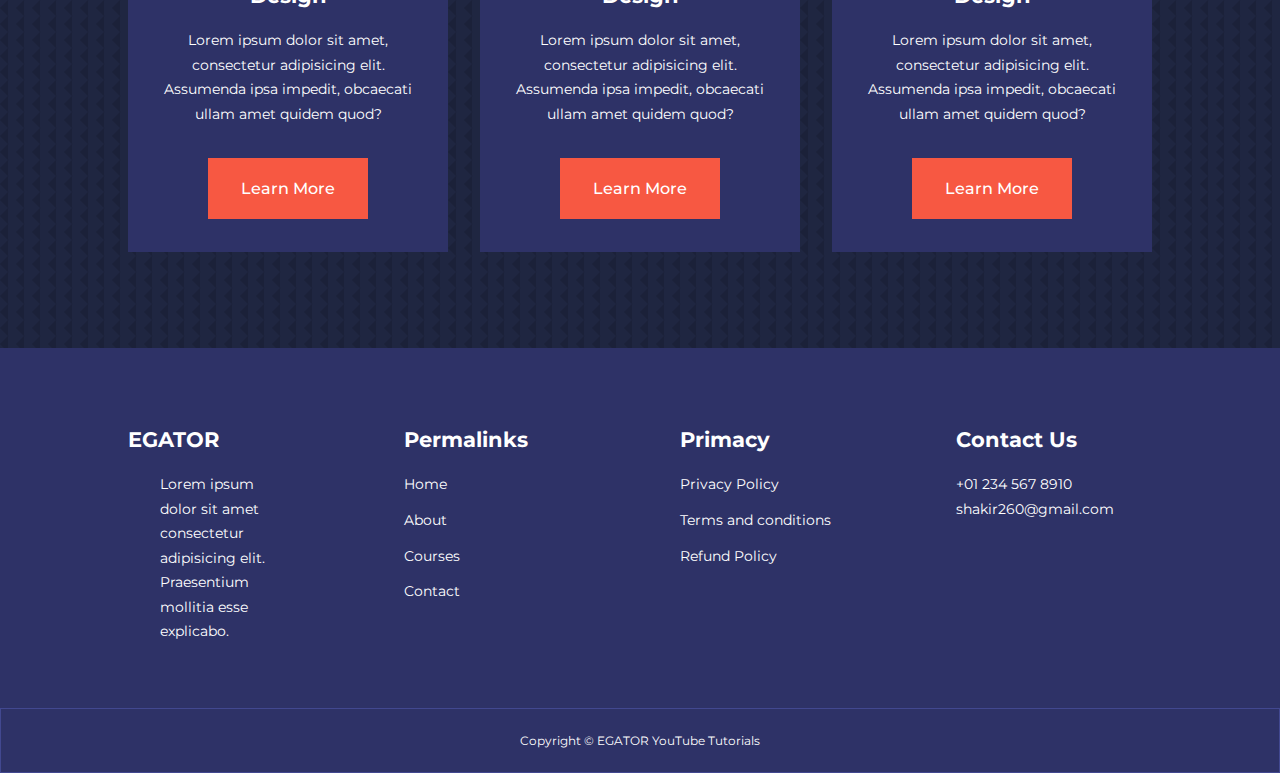
<file: courses.html>
<!DOCTYPE html>
<html lang="en">

<head>
    <meta charset="UTF-8" />
    <meta name="viewport" content="width=device-width, initial-scale=1.0" />
    <title>
        Responsive Multipage Education Website Using HTML, CSS & JavaScript
    </title>
    <!-- Iconscout CDN -->
    <link rel="stylesheet" href="https://unicons.iconscout.com/release/v4.0.8/css/line.css" />
    <!-- Google Fonts -->
    <link rel="preconnect" href="https://fonts.googleapis.com" />
    <link rel="preconnect" href="https://fonts.gstatic.com" crossorigin />
    <link href="https://fonts.googleapis.com/css2?family=Montserrat:wght@300;400;500;600;700;800;900&display=swap"
        rel="stylesheet" />
    <!-- SWIPER JS -->
    <link rel="stylesheet" href="https://cdn.jsdelivr.net/npm/swiper@11/swiper-bundle.min.css" />
    <link rel="stylesheet" href="./css/style.css" />
    <link rel="stylesheet" href="./css/about.css">
    <style>
        body {
            background-image: url("./images/bg-texture.png");
        }

        .courses {
            margin-top: 1rem;
        }
    </style>
</head>

<body>
    <nav>
        <div class="container nav__container">
            <a href="index.html">
                <h4>EGATOR</h4>
            </a>
            <ul class="nav__menu">
                <li><a href="index.html">Home</a></li>
                <li><a href="about.html">About</a></li>
                <li><a href="courses.html">Courses</a></li>
                <li><a href="contact.html">Contact</a></li>
            </ul>
            <button id="open-menu-btn"><i class="uil uil-bars"></i></button>
            <button id="close-menu-btn"><i class="uil uil-multiply"></i></button>
        </div>
    </nav>
    <section class="courses">
        <div class="container courses__container">
            <article class="course">
                <div class="course__image">
                    <img src="./images/course1.jpg" alt="">
                </div>
                <div class="course__info">
                    <h4>Responsive Social Media Website UI Design</h4>
                    <p>Lorem ipsum dolor sit amet, consectetur adipisicing elit. Assumenda ipsa impedit, obcaecati ullam
                        amet
                        quidem
                        quod?</p>
                    <a href="courses.html" class="btn btn-primary">Learn More</a>
                </div>
            </article>
            <article class="course">
                <div class="course__image">
                    <img src="./images/course2.jpg" alt="">
                </div>
                <div class="course__info">
                    <h4>Responsive Smartphone Website Design</h4>
                    <p>Lorem ipsum dolor sit amet, consectetur adipisicing elit. Assumenda ipsa impedit, obcaecati ullam
                        amet
                        quidem quod?</p>
                    <a href="courses.html" class="btn btn-primary">Learn More</a>
                </div>
            </article>
            <article class="course">
                <div class="course__image">
                    <img src="./images/course3.jpg" alt="">
                </div>
                <div class="course__info">
                    <h4>Responsive Admin Dashboard UI Design</h4>
                    <p>Lorem ipsum dolor sit amet, consectetur adipisicing elit. Assumenda ipsa impedit, obcaecati ullam
                        amet
                        quidem quod?</p>
                    <a href="courses.html" class="btn btn-primary">Learn More</a>
                </div>
            </article>

            <article class="course">
                <div class="course__image">
                    <img src="./images/course4.jpg" alt="">
                </div>
                <div class="course__info">
                    <h4>Responsive SmartHome Website Design</h4>
                    <p>Lorem ipsum dolor sit amet, consectetur adipisicing elit. Assumenda ipsa impedit, obcaecati ullam
                        amet
                        quidem quod?</p>
                    <a href="courses.html" class="btn btn-primary">Learn More</a>
                </div>
            </article>
            <article class="course">
                <div class="course__image">
                    <img src="./images/course5.jpg" alt="">
                </div>
                <div class="course__info">
                    <h4>Responsive SmartHome Website Design</h4>
                    <p>Lorem ipsum dolor sit amet, consectetur adipisicing elit. Assumenda ipsa impedit, obcaecati ullam
                        amet
                        quidem quod?</p>
                    <a href="courses.html" class="btn btn-primary">Learn More</a>
                </div>
            </article>
            <article class="course">
                <div class="course__image">
                    <img src="./images/course6.jpg" alt="">
                </div>
                <div class="course__info">
                    <h4>Responsive SmartHome Website Design</h4>
                    <p>Lorem ipsum dolor sit amet, consectetur adipisicing elit. Assumenda ipsa impedit, obcaecati ullam
                        amet
                        quidem quod?</p>
                    <a href="courses.html" class="btn btn-primary">Learn More</a>
                </div>
            </article>
            <article class="course">
                <div class="course__image">
                    <img src="./images/course7.jpg" alt="">
                </div>
                <div class="course__info">
                    <h4>Responsive SmartHome Website Design</h4>
                    <p>Lorem ipsum dolor sit amet, consectetur adipisicing elit. Assumenda ipsa impedit, obcaecati ullam
                        amet
                        quidem quod?</p>
                    <a href="courses.html" class="btn btn-primary">Learn More</a>
                </div>
            </article>
            <article class="course">
                <div class="course__image">
                    <img src="./images/course8.jpg" alt="">
                </div>
                <div class="course__info">
                    <h4>Responsive SmartHome Website Design</h4>
                    <p>Lorem ipsum dolor sit amet, consectetur adipisicing elit. Assumenda ipsa impedit, obcaecati ullam
                        amet
                        quidem quod?</p>
                    <a href="courses.html" class="btn btn-primary">Learn More</a>
                </div>
            </article>
            <article class="course">
                <div class="course__image">
                    <img src="./images/course9.jpg" alt="">
                </div>
                <div class="course__info">
                    <h4>Responsive SmartHome Website Design</h4>
                    <p>Lorem ipsum dolor sit amet, consectetur adipisicing elit. Assumenda ipsa impedit, obcaecati ullam
                        amet
                        quidem quod?</p>
                    <a href="courses.html" class="btn btn-primary">Learn More</a>
                </div>
            </article>
            <article class="course">
                <div class="course__image">
                    <img src="./images/course10.jpg" alt="">
                </div>
                <div class="course__info">
                    <h4>Responsive SmartHome Website Design</h4>
                    <p>Lorem ipsum dolor sit amet, consectetur adipisicing elit. Assumenda ipsa impedit, obcaecati ullam
                        amet
                        quidem quod?</p>
                    <a href="courses.html" class="btn btn-primary">Learn More</a>
                </div>
            </article>
            <article class="course">
                <div class="course__image">
                    <img src="./images/course11.jpg" alt="">
                </div>
                <div class="course__info">
                    <h4>Responsive SmartHome Website Design</h4>
                    <p>Lorem ipsum dolor sit amet, consectetur adipisicing elit. Assumenda ipsa impedit, obcaecati ullam
                        amet
                        quidem quod?</p>
                    <a href="courses.html" class="btn btn-primary">Learn More</a>
                </div>
            </article>
            <article class="course">
                <div class="course__image">
                    <img src="./images/course12.jpg" alt="">
                </div>
                <div class="course__info">
                    <h4>Responsive SmartHome Website Design</h4>
                    <p>Lorem ipsum dolor sit amet, consectetur adipisicing elit. Assumenda ipsa impedit, obcaecati ullam
                        amet
                        quidem quod?</p>
                    <a href="courses.html" class="btn btn-primary">Learn More</a>
                </div>
            </article>
            <article class="course">
                <div class="course__image">
                    <img src="./images/course13.jpg" alt="">
                </div>
                <div class="course__info">
                    <h4>Responsive SmartHome Website Design</h4>
                    <p>Lorem ipsum dolor sit amet, consectetur adipisicing elit. Assumenda ipsa impedit, obcaecati ullam
                        amet
                        quidem quod?</p>
                    <a href="courses.html" class="btn btn-primary">Learn More</a>
                </div>
            </article>
            <article class="course">
                <div class="course__image">
                    <img src="./images/course14.jpg" alt="">
                </div>
                <div class="course__info">
                    <h4>Responsive SmartHome Website Design</h4>
                    <p>Lorem ipsum dolor sit amet, consectetur adipisicing elit. Assumenda ipsa impedit, obcaecati ullam
                        amet
                        quidem quod?</p>
                    <a href="courses.html" class="btn btn-primary">Learn More</a>
                </div>
            </article>
            <article class="course">
                <div class="course__image">
                    <img src="./images/course15.jpg" alt="">
                </div>
                <div class="course__info">
                    <h4>Responsive SmartHome Website Design</h4>
                    <p>Lorem ipsum dolor sit amet, consectetur adipisicing elit. Assumenda ipsa impedit, obcaecati ullam
                        amet
                        quidem quod?</p>
                    <a href="courses.html" class="btn btn-primary">Learn More</a>
                </div>
            </article>
            <article class="course">
                <div class="course__image">
                    <img src="./images/course16.jpg" alt="">
                </div>
                <div class="course__info">
                    <h4>Responsive SmartHome Website Design</h4>
                    <p>Lorem ipsum dolor sit amet, consectetur adipisicing elit. Assumenda ipsa impedit, obcaecati ullam
                        amet
                        quidem quod?</p>
                    <a href="courses.html" class="btn btn-primary">Learn More</a>
                </div>
            </article>
            <article class="course">
                <div class="course__image">
                    <img src="./images/course17.jpg" alt="">
                </div>
                <div class="course__info">
                    <h4>Responsive SmartHome Website Design</h4>
                    <p>Lorem ipsum dolor sit amet, consectetur adipisicing elit. Assumenda ipsa impedit, obcaecati ullam
                        amet
                        quidem quod?</p>
                    <a href="courses.html" class="btn btn-primary">Learn More</a>
                </div>
            </article>
            <article class="course">
                <div class="course__image">
                    <img src="./images/course18.jpg" alt="">
                </div>
                <div class="course__info">
                    <h4>Responsive SmartHome Website Design</h4>
                    <p>Lorem ipsum dolor sit amet, consectetur adipisicing elit. Assumenda ipsa impedit, obcaecati ullam
                        amet
                        quidem quod?</p>
                    <a href="courses.html" class="btn btn-primary">Learn More</a>
                </div>
            </article>
        </div>
    </section>


    <footer>
        <div class="container footer__container">
            <div class="footer__1">
                <a href="index.html" class="footer__logo">
                    <h4>EGATOR</h4>
                </a>
                <p>Lorem ipsum dolor sit amet consectetur adipisicing elit. Praesentium mollitia esse explicabo.</p>
            </div>


            <div class="footer__2">
                <h4>Permalinks</h4>
                <ul class="permalinks">
                    <li><a href="index.html">Home</a></li>
                    <li><a href="about.html">About</a></li>
                    <li><a href="courses.html">Courses</a></li>
                    <li><a href="contact.html">Contact</a></li>
                </ul>
            </div>

            <div class="footer__3">
                <h4>Primacy</h4>
                <ul class="privacy">
                    <li><a href="#">Privacy Policy</a></li>
                    <li><a href="#">Terms and conditions</a></li>
                    <li><a href="#">Refund Policy</a></li>
                </ul>
            </div>

            <div class="footer__4">
                <h4>Contact Us</h4>
                <div>
                    <p>+01 234 567 8910</p>
                    <p>shakir260@gmail.com</p>
                </div>
                <ul class="footer__socials">
                    <li><a href="#"><i class="uil uil-facebook-f"></i></a></li>
                    <li><a href="#"><i class="uil uil-instagram-alt"></i></a></li>
                    <li><a href="#"><i class="uil uil-twitter"></i></a></li>
                    <li><a href="#"><i class="uil uil-linkedin-alt"></i></a></li>
                </ul>
            </div>
        </div>
        <div class="footer__copyright">
            <small>Copyright &copy; EGATOR YouTube Tutorials</small>
        </div>
    </footer>

    <script src="./main.js"></script>
</body>

</html>
</file>
<file: css/style.css>
* {
  margin: 0;
  padding: 0;
  border: 0;
  outline: 0;
  text-decoration: none;
  list-style: none;
  box-sizing: border-box;
}

:root {
  --color-primary: #6c63ff;
  --color-success: #00bf8e;
  --color-warning: #f7c94b;
  --color-danger: #f75842;
  --color-danger-variant: rgba(247, 88, 66, 0.4);
  --color-white: #fff;
  --color-light: rgba(255, 255, 255, 0.7);
  --color-black: #000;
  --color-bg: #1f2641;
  --color-bg1: #2e3267;
  --color-bg2: #424890;

  --container-width-lg: 80%;
  --container-width-md: 90%;
  --container-width-sm: 94%;

  --transition: all 400ms ease;
}

body {
  font-family: "Montserrat", sans-serif;
  line-height: 1.7;
  color: var(--color-white);
  background: var(--color-bg);
}

.container {
  width: var(--container-width-lg);
  margin: 0 auto;
}

section {
  padding: 6rem 0;
}

section h2 {
  text-align: center;
  margin-bottom: 4rem;
}

h1,
h2,
h3,
h4,
h5 {
  line-height: 1.2;
}

h1 {
  font-size: 2.4rem;
}

h2 {
  font-size: 2rem;
}

h3 {
  font-size: 1.6rem;
}

h4 {
  font-size: 1.3rem;
}

a {
  color: var(--color-white);
}

img {
  width: 100%;
  display: block;
  object-fit: cover;
}

.btn {
  display: inline-block;
  background: var(--color-white);
  color: var(--color-black);
  padding: 1rem 2rem;
  border: 1px solid transparent;
  font-weight: 500;
  transition: var(--transition);
}

.btn:hover {
  background: transparent;
  color: var(--color-white);
  border-color: var(--color-white);
}

.btn-primary {
  background: var(--color-danger);
  color: var(--color-white);
}

/** Navbar **/

nav {
  background: transparent;
  width: 100vw;
  height: 5rem;
  position: fixed;
  top: 0;
  z-index: 11;
}

.window-scroll {
  background: var(--color-primary);
  box-shadow: 0 1rem 2rem rgba(0, 0, 0, 0.2);
}

.nav__container {
  height: 100%;
  display: flex;
  justify-content: space-between;
  align-items: center;
}

nav button {
  display: none;
}

.nav__menu {
  display: flex;
  align-items: center;
  gap: 4rem;
}

.nav__menu a {
  font-size: 0.9rem;
  transition: var(--transition);
}

.nav__menu a:hover {
  color: var(--color-bg2);
}

/**Header**/
header {
  position: relative;
  top: 5rem;
  /* boyutu asarsa görünmesin */
  overflow: hidden;
  height: 70vh;
  margin-bottom: 5rem;
}

.header__container {
  display: grid;
  grid-template-columns: 1fr 1fr;
  align-items: center;
  gap: 5rem;
  height: 100%;
}

.header__left p {
  margin: 1rem 0 2.4rem;
}

/**Categories**/

.categories {
  background: var(--color-bg1);
  height: 32rem;
}

.categories h1 {
  line-height: 1;
  margin-bottom: 3rem;
}

.categories__container {
  display: grid;
  grid-template-columns: 40% 60%;
}

.categories__left {
  margin-right: 4rem;
}

.categories__left p {
  margin: 1rem 0 3rem;
}

.categories__right {
  display: grid;
  grid-template-columns: repeat(3, 1fr);
  gap: 1.2rem;
}

.category {
  background: var(--color-bg2);
  padding: 2rem;
  border-radius: 2rem;
  transition: var(--transition);
}

.category:hover {
  box-shadow: 0 3rem 3rem rgba(0, 0, 0, 0.3);
  z-index: 1;
}

.category:nth-child(2) .category__icon {
  background: var(--color-danger);
}

.category:nth-child(3) .category__icon {
  background: var(--color-success);
}

.category:nth-child(4) .category__icon {
  background: var(--color-warning);
}

.category:nth-child(5) .category__icon {
  background: var(--color-success);
}

.category__icon {
  background: var(--color-primary);
  padding: 0.7rem;
  border-radius: 0.9rem;
}

.category h5 {
  margin: 2rem 0 1rem;
}

.category p {
  font-size: 0.85rem;
}

/**Popular Courses**/
.courses {
  margin-top: 10rem;
}

.courses__container {
  display: grid;
  grid-template-columns: repeat(3, 1fr);
  gap: 2rem;
}

.course {
  background-color: var(--color-bg1);
  text-align: center;
  border: 1px solid transparent;
  transition: var(--transition);
}

.course:hover {
  background: transparent;
  border-color: var(--color-primary);
}

.course__info {
  padding: 2rem;
}

.course__info p {
  margin: 1.2rem 0 2rem;
  font-size: 0.9rem;
}

.faqs {
  background: var(--color-bg1);
  box-shadow: inset 0 0 3rem rgba(0, 0, 0, 0.5);
}

.faqs__container {
  display: grid;
  grid-template-columns: 1fr 1fr;
  gap: 1rem;
}

.faq {
  padding: 2rem;
  display: flex;
  gap: 1.4rem;
  height: fit-content;
  background: var(--color-primary);
  cursor: pointer;
}

.faq h4 {
  font-size: 1rem;
  line-height: 2.2;
}

.faq__icon {
  align-self: flex-start;
  font-size: 1.2rem;
}

.faq p {
  margin-top: 0.8rem;
  display: none;
}

.faq.open p {
  display: block;
}

.testimonials_container {
  overflow-x: hidden;
  position: relative;
  margin-bottom: 5rem;
}

.testimonial {
  padding-top: 2rem;
}

.avatar {
  width: 6rem;
  height: 6rem;
  border-radius: 50%;
  overflow: hidden;
  margin: 0 auto 1rem;
  border: 1rem solid var(--color-bg1);
}

.testimonial_info {
  text-align: center;
}

.testimonial_body {
  background: var(--color-primary);
  padding: 2rem;
  margin-top: 3rem;
  position: relative;
}

.testimonial_body::before {
  content: "";
  display: block;
  background: linear-gradient(
    135deg,
    transparent,
    var(--color-primary),
    var(--color-primary),
    var(--color-primary)
  );
  width: 3rem;
  height: 3rem;
  position: absolute;
  left: 50%;
  top: -1.5rem;
  transform: rotate(45deg);
}

footer {
  background: var(--color-bg1);
  padding-top: 5rem;
  font-size: 0.9rem;
}

.footer__container {
  display: grid;
  grid-template-columns: repeat(4, 1fr);
  gap: 5rem;
}

.footer__container > div h4 {
  margin-bottom: 1.2rem;
}

.footer__1 p {
  margin: 0 2rem;
}

footer ul li {
  margin-bottom: 0.7rem;
}

footer ul li a:hover {
  text-decoration: underline;
}

.footer__socials {
  display: flex;
  gap: 1rem;
  font-size: 1.2rem;
  margin-top: 2rem;
}

.footer__copyright {
  text-align: center;
  margin-top: 4rem;
  padding: 1.2rem 0;
  border: 1px solid var(--color-bg2);
}

/**Responsive**/
/*Tablets*/

@media screen and (max-width: 1024px) {
  .container {
    width: var(--container-width-md);
  }

  h1 {
    font-size: 2.2rem;
  }

  h2 {
    font-size: 1.7rem;
  }

  h3 {
    font-size: 1.4rem;
  }

  h4 {
    font-size: 1.2rem;
  }

  /**Navbar**/
  nav button {
    display: inline-block;
    background: transparent;
    font-size: 1.8rem;
    color: var(--color-white);
    cursor: pointer;
  }

  nav button#close-menu-btn {
    display: none;
  }

  .nav__menu {
    position: fixed;
    top: 5rem;
    right: 5%;
    /*height: fit-content; bir öğenin yüksekliğini içeriğine göre ayarlamak için kullanılır. Yani, o öğenin içine ne kadar içerik girerse, yüksekliği de ona göre genişler*/
    height: fit-content;
    width: 18rem;
    flex-direction: column;
    gap: 0;
    display: none;
  }

  .nav__menu li {
    width: 100%;
    height: 5.8rem;
    animation: animateNavItems 1s linear forwards;
    transform-origin: top right;
    opacity: 0;
  }
  .nav__menu li:nth-child(2) {
    animation-delay: 200ms;
  }
  .nav__menu li:nth-child(3) {
    animation-delay: 400ms;
  }
  .nav__menu li:nth-child(4) {
    animation-delay: 600ms;
  }
  @keyframes animateNavItems {
    0% {
      transform: rotateZ(-90deg) rotateX(90deg) scale(0.1);
    }

    100% {
      transform: rotateZ(0deg) rotateX(0) scale(1);
      opacity: 1;
    }
  }

  .nav__menu li a {
    background: var(--color-primary);
    box-shadow: -4rem 6rem 10rem rgba(0, 0, 0, 0.6);
    width: 100%;
    height: 100%;
    display: grid;
    place-items: center;
  }

  .nav__menu li a:hover {
    background: var(--color-bg2);
    color: var(--color-white);
  }

  /**Header**/
  header {
    height: 52vh;
    margin-bottom: 4rem;
  }

  .header__container {
    gap: 0;
    padding-bottom: 3rem;
  }

  .categories {
    height: auto;
  }

  .categories__container {
    grid-template-columns: 1fr;
    gap: 3rem;
  }

  .categories__left {
    margin-right: 0;
  }

  /**Popular Courses**/
  .courses {
    margin-top: 0;
  }

  .courses__container {
    grid-template-columns: 1fr 1fr;
  }

  /**FAQ**/
  .faqs__container {
    grid-template-columns: 1fr;
  }

  .faq {
    padding: 1.5rem;
  }

  /**FOOTER**/
  .footer__container {
    grid-template-columns: 1fr 1fr;
  }
}

/**PHONES**/

@media screen and (max-width: 600px) {
  .container {
    width: var(--container-width-sm);
  }

  .nav__menu {
    right: 3%;
  }

  header {
    height: 100vh;
  }

  .header__container {
    grid-template-columns: 1fr;
    text-align: center;
    margin-top: 0;
  }

  .header__left p {
    margin-bottom: 1.3rem;
  }

  .categories__right {
    grid-template-columns: 1fr 1fr;
    gap: 0.7rem;
  }

  .category {
    padding: 1rem;
    border-radius: 1rem;
  }

  .category__icon {
    margin-top: 4px;
    display: inline-block;
  }

  .courses__container {
    grid-template-columns: 1fr;
  }

  .testimonial_body {
    padding: 1.2rem;
  }

  .footer__container {
    grid-template-columns: 1fr;
    text-align: center;
    gap: 2rem;
  }

  .footer__1 p {
    margin: 1rem auto;
  }

  .footer__socials {
    justify-content: center;
  }
}
</file>
<file: css/about.css>
.about__achievements {
  margin-top: 3rem;
}

.about__achievements-container {
  display: grid;
  grid-template-columns: 40% 60%;
  gap: 5rem;
}

.about__achievements-right > p {
  margin: 1.6rem 0 2.5rem;
}

.achievements__cards {
  display: grid;
  grid-template-columns: repeat(3, 1fr);
  gap: 1.5rem;
}

.achievement__card {
  background: var(--color-bg1);
  padding: 1.6rem;
  border-radius: 1rem;
  text-align: center;
  transition: var(--transition);
}

.achievement__card:hover {
  background: var(--color-bg2);
  box-shadow: 0 3rem 3rem rgba(0, 0, 0, 0.3);
}

.achievement__icon {
  background: var(--color-danger);
  padding: 0.6rem;
  border-radius: 1rem;
  display: inline-block;
  margin-bottom: 2rem;
  font-size: 2rem;
}

.achievement__card:nth-child(2) .achievement__icon {
  background: var(--color-success);
}

.achievement__card:nth-child(3) .achievement__icon {
  background: var(--color-primary);
}

.achievement__card p {
  margin-top: 1rem;
}

.team {
  background: var(--color-bg1);
  box-shadow: inset 0 0 3rem rgba(0, 0, 0, 0.5);
}

.team__container {
  display: grid;
  grid-template-columns: repeat(4, 1fr);
  gap: 2rem;
}

.team__member {
  background: var(--color-bg2);
  padding: 2rem;
  border: 1px solid transparent;
  transition: var(--transition);
  position: relative;
  overflow: hidden;
}

.team__member:hover {
  background: transparent;
  border-color: var(--color-primary);
}

.team__member-image img {
  filter: saturate(0);
}

.team__member:hover img {
  filter: saturate(1);
}

.team__member-info * {
  text-align: center;
  margin-top: 1.4rem;
}

.team__member-info p {
  color: var(--color-light);
}

.team__member-socials {
  position: absolute;
  top: 50%;
  transform: translateY(-50%);
  right: -100%;
  display: flex;
  flex-direction: column;
  background: var(--color-primary);
  border-radius: 1rem 0 0 1rem;
  box-shadow: -2rem 0 2rem rgba(0, 0, 0, 0.3);
  transition: var(--transition);
}

.team__member:hover .team__member-socials {
  right: 0;
}

.team__member-socials a {
  padding: 1rem;
}
@media screen and (max-width: 1024px) {
  .about__achievements {
    margin-top: 2rem;
  }

  .about__achievements-container {
    grid-template-columns: 1fr;
    gap: 4rem;
  }

  .about__achievements-left {
    width: 80%;
    margin: 0 auto;
  }

  .team__container {
    grid-template-columns: repeat(3, 1fr);
    gap: 1.5rem;
  }

  .team__member {
    padding: 1rem;
  }
}

@media screen and (max-width: 600px) {
  .achievements__cards {
    grid-template-columns: 1fr 1fr;
    gap: 0.7rem;
  }

  .team__container {
    grid-template-columns: 1fr 1fr;
    gap: 0.7rem;
  }

  .team__member {
    padding: 0;
  }

  .team__member p {
    margin-bottom: 1.5rem;
  }
}
</file>
<file: css/contact.css>
.contact__container {
  background: var(--color-bg1);
  padding: 4rem;
  display: grid;
  grid-template-columns: 40% 60%;
  gap: 4rem;
  height: 30rem;
  margin: 7rem auto;
  border-radius: 1rem;
}

.contact__aside {
  background: var(--color-primary);
  padding: 3rem;
  border-radius: 1rem;
  position: relative;
  bottom: 10rem;
}

.aside__image {
  width: 12rem;
  margin-bottom: 2rem;
}

.contact__aside {
  text-align: left;
  margin-bottom: 1rem;
}

.contact__aside p {
  font-size: 0.9rem;
  margin-bottom: 2rem;
}

.contact__details li {
  display: flex;
  gap: 1rem;
  align-items: center;
  margin-bottom: 1rem;
}

.contact__socials {
  display: flex;
  gap: 0.8rem;
  margin-top: 3rem;
}

.contact__socials a {
  background: var(--color-bg2);
  padding: 0.5rem;
  border-radius: 50%;
  font-size: 0.9rem;
  transition: var(--transition);
}

.contact__socials a:hover {
  background: transparent;
}

.contact__form {
  display: flex;
  flex-direction: column;
  gap: 1.2rem;
  margin-right: 4rem;
}

.form__name {
  display: flex;
  gap: 1.2rem;
}

.contact__form input[type="text"] {
  width: 50%;
}

input,
textarea {
  width: 100%;
  padding: 1rem;
  background: var(--color-bg);
  color: var(--color-white);
}

.contact__form .btn {
  width: max-content;
  cursor: pointer;
  margin-top: 1rem;
}

@media screen and (max-width: 1024px) {
  .contact {
    padding-bottom: 0;
  }

  .contact__container {
    gap: 1.5rem;
    margin-top: 3rem;
    height: auto;
    padding: 1.5rem;
  }

  .contact__aside {
    width: auto;
    padding: 1.5rem;
    bottom: 0;
  }

  .contact__form {
    align-self: center;
    margin-right: 1.5rem;
  }
}

@media screen and (max-width: 600px) {
  .contact__container {
    grid-template-columns: 1fr;
    gap: 3rem;
    margin-top: 0;
    padding: 0;
  }

  .contact__form {
    margin: 0 1.5rem 3rem;
  }

  .form__name {
    flex-direction: column;
  }

  .form__name input[type="text"] {
    width: 100%;
  }
}
</file>
